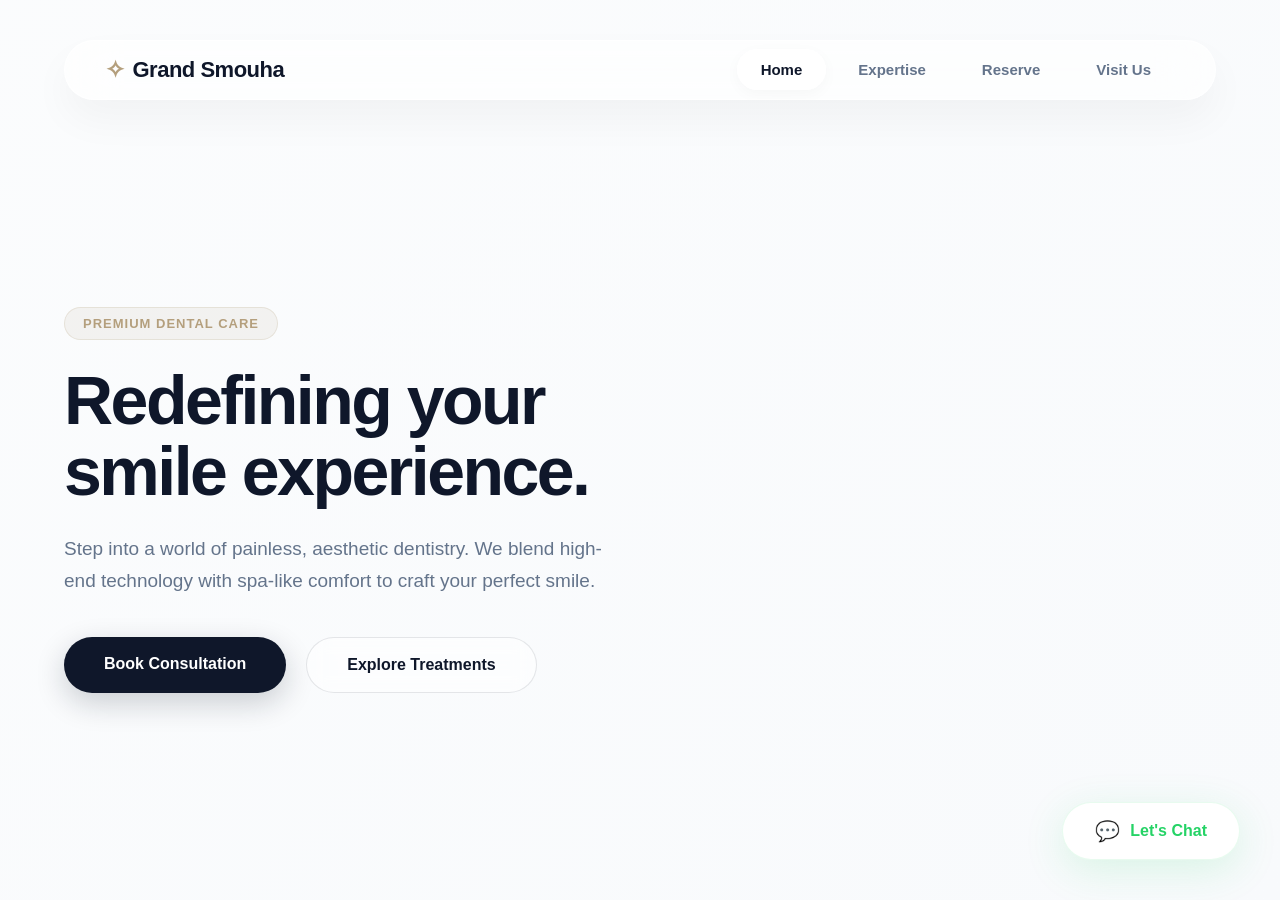
<file: index.html>
<!DOCTYPE html>
<html lang="en">
<head>
    <meta charset="UTF-8">
    <meta name="viewport" content="width=device-width, initial-scale=1.0">
    <title>Grand Smouha | Premium Dental Care</title>
    <link rel="stylesheet" href="style.css">
</head>
<body>
    <div class="hero-wrapper">
        
        <header class="glass-header">
            <div class="logo">
                <span class="sparkle">✧</span> Grand Smouha
            </div>
            <nav>
                <ul>
                    <li><a href="index.html" class="active">Home</a></li>
                    <li><a href="services.html">Expertise</a></li>
                    <li><a href="booking.html">Reserve</a></li>
                    <li><a href="contact.html">Visit Us</a></li>
                </ul>
            </nav>
        </header>

        <main class="hero-content">
            <div class="text-block">
                <div class="badge">Premium Dental Care</div>
                <h1>Redefining your<br>smile experience.</h1>
                <p>Step into a world of painless, aesthetic dentistry. We blend high-end technology with spa-like comfort to craft your perfect smile.</p>
                <div class="action-group">
                    <a href="booking.html" class="btn-primary">Book Consultation</a>
                    <a href="services.html" class="btn-secondary">Explore Treatments</a>
                </div>
            </div>
        </main>
        
    </div>

    <a href="https://wa.me/201111440043" target="_blank" class="whatsapp-float">
        <span class="wa-icon">💬</span> Let's Chat
    </a>
</body>
</html>
</file>
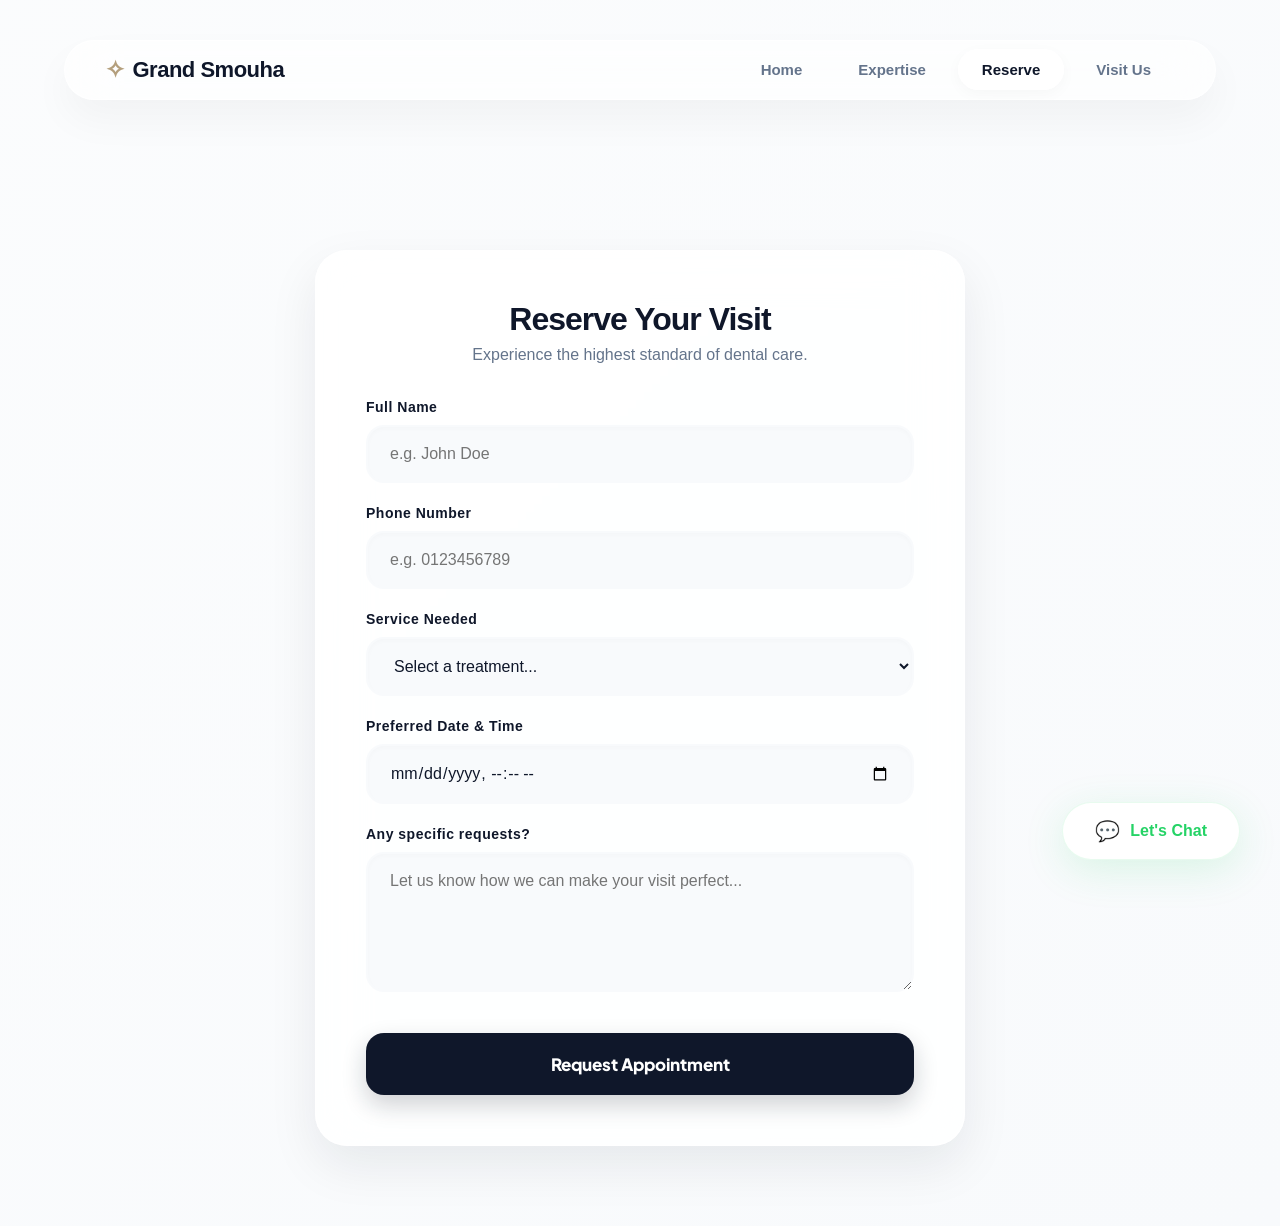
<file: booking.html>
<!DOCTYPE html>
<html lang="en">
<head>
    <meta charset="UTF-8">
    <meta name="viewport" content="width=device-width, initial-scale=1.0">
    <title>Reserve | Grand Smouha</title>
    <link rel="stylesheet" href="style.css">
</head>
<body>
    <div class="hero-wrapper">
        
        <header class="glass-header">
            <div class="logo">
                <span class="sparkle">✧</span> Grand Smouha
            </div>
            <nav>
                <ul>
                    <li><a href="index.html">Home</a></li>
                    <li><a href="services.html">Expertise</a></li>
                    <li><a href="booking.html" class="active">Reserve</a></li>
                    <li><a href="contact.html">Visit Us</a></li>
                </ul>
            </nav>
        </header>

        <main class="page-content">
            <div class="glass-card">
                <h2>Reserve Your Visit</h2>
                <p>Experience the highest standard of dental care.</p>
                
                <form action="mailto:yourclinic@email.com" method="post" enctype="text/plain">
                    
                    <div class="form-group">
                        <label>Full Name</label>
                        <input type="text" class="premium-input" placeholder="e.g. John Doe" required>
                    </div>

                    <div class="form-group">
                        <label>Phone Number</label>
                        <input type="tel" class="premium-input" placeholder="e.g. 0123456789" required>
                    </div>

                    <div class="form-group">
                        <label>Service Needed</label>
                        <select class="premium-input" required>
                            <option value="">Select a treatment...</option>
                            <option value="cleaning">Aesthetic Cleaning</option>
                            <option value="whitening">Laser Whitening</option>
                            <option value="implants">Dental Implants</option>
                            <option value="consultation">General Consultation</option>
                        </select>
                    </div>

                    <div class="form-group">
                        <label>Preferred Date & Time</label>
                        <input type="datetime-local" class="premium-input" required>
                    </div>

                    <div class="form-group">
                        <label>Any specific requests?</label>
                        <textarea class="premium-input" placeholder="Let us know how we can make your visit perfect..."></textarea>
                    </div>

                    <button type="submit" class="btn-submit">Request Appointment</button>

                </form>
            </div>
        </main>
        
    </div>

    <a href="https://wa.me/201111440043" target="_blank" class="whatsapp-float">
        <span class="wa-icon">💬</span> Let's Chat
    </a>
</body>
</html>
</file>
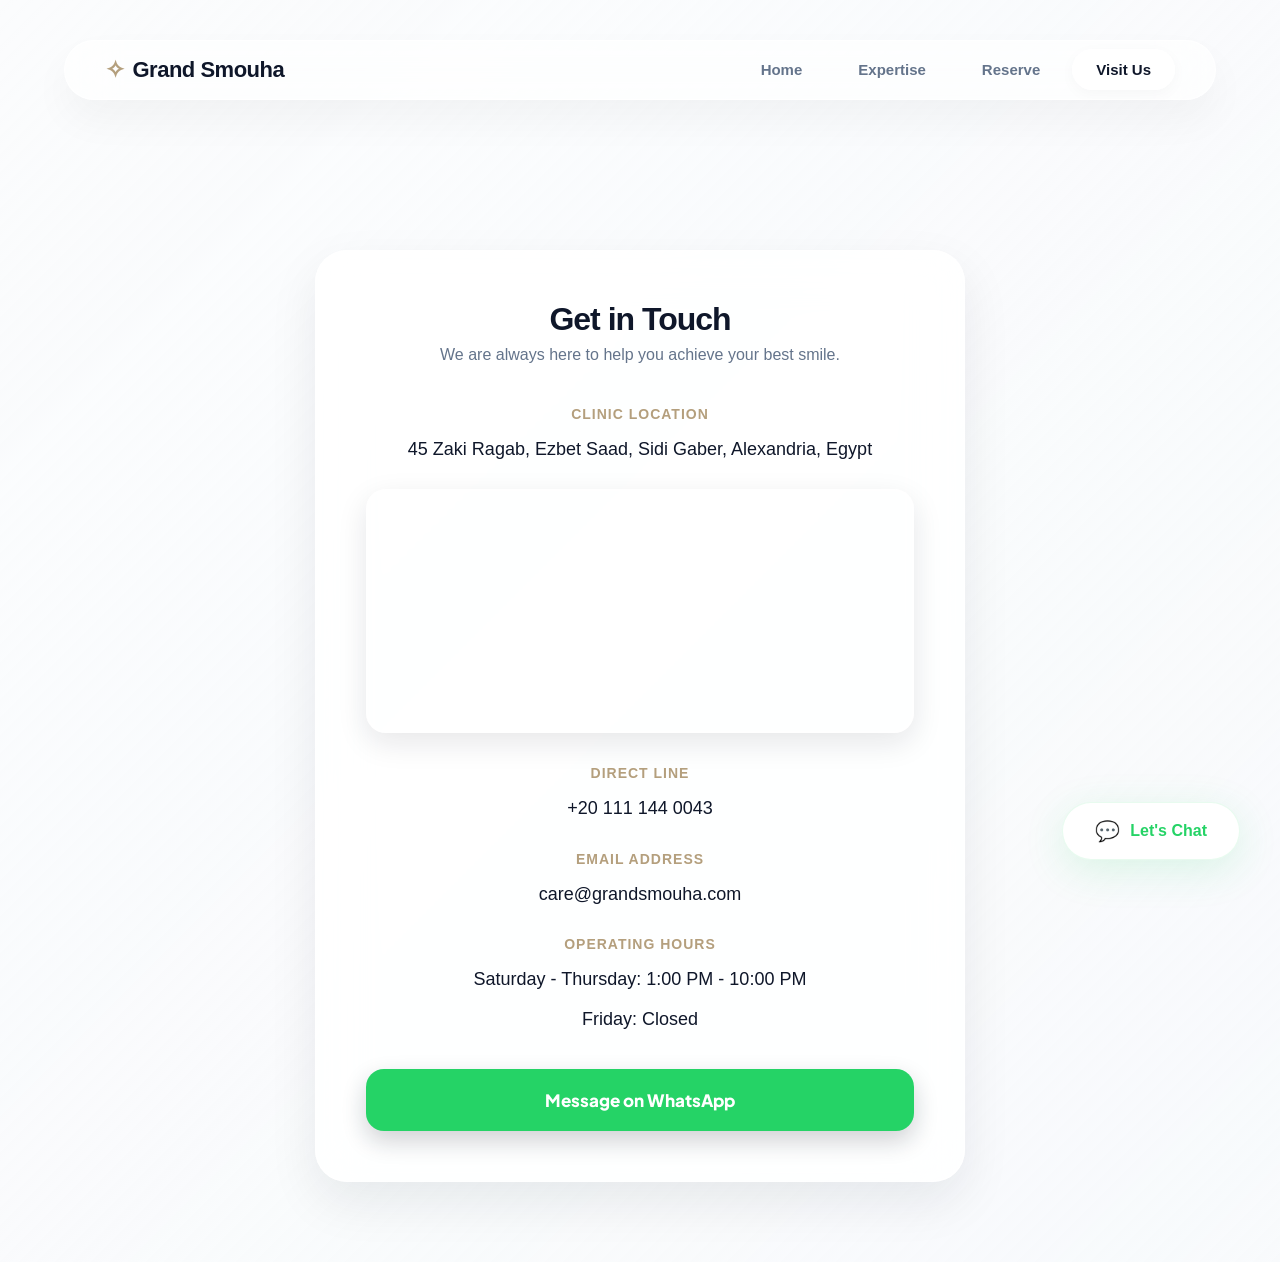
<file: contact.html>
<!DOCTYPE html>
<html lang="en">
<head>
    <meta charset="UTF-8">
    <meta name="viewport" content="width=device-width, initial-scale=1.0">
    <title>Visit Us | Grand Smouha</title>
    <link rel="stylesheet" href="style.css">
</head>
<body>
    <div class="hero-wrapper">
        
        <header class="glass-header">
            <div class="logo">
                <span class="sparkle">✧</span> Grand Smouha
            </div>
            <nav>
                <ul>
                    <li><a href="index.html">Home</a></li>
                    <li><a href="services.html">Expertise</a></li>
                    <li><a href="booking.html">Reserve</a></li>
                    <li><a href="contact.html" class="active">Visit Us</a></li>
                </ul>
            </nav>
        </header>

        <main class="page-content">
            <div class="glass-card">
                <h2>Get in Touch</h2>
                <p>We are always here to help you achieve your best smile.</p>
                
                <div class="contact-details">
                    <strong>Clinic Location</strong>
                    45 Zaki Ragab, Ezbet Saad, Sidi Gaber, Alexandria, Egypt<br>

                    <div style="margin: 20px 0 25px; border-radius: 20px; overflow: hidden; box-shadow: 0 10px 30px rgba(15, 23, 42, 0.1); border: 2px solid rgba(255,255,255,0.5);">
                        <iframe 
                            src="https://www.google.com/maps/embed?pb=!1m18!1m12!1m3!1d3412.879101037324!2d29.9392285!3d31.2181514!2m3!1f0!2f0!3f0!3m2!1i1024!2i768!4f13.1!3m3!1m2!1s0x14f5c5004a5e0f0f%3A0xf0e632001a2e37b2!2sAlexandria%2C%20Egypt!5e0!3m2!1sen!2seg!4v1716550000000!5m2!1sen!2seg" 
                            width="100%" 
                            height="240" 
                            style="border:0; display: block;" 
                            allowfullscreen="" 
                            loading="lazy">
                        </iframe>
                    </div>

                    <strong>Direct Line</strong>
                    +20 111 144 0043

                    <strong>Email Address</strong>
                    care@grandsmouha.com

                    <strong>Operating Hours</strong>
                    Saturday - Thursday: 1:00 PM - 10:00 PM<br>
                    Friday: Closed
                </div>

                <a href="https://wa.me/201111440043" target="_blank" class="btn-submit" style="display: block; text-align: center; text-decoration: none; margin-top: 30px; background: #25D366; color: white;">
                    Message on WhatsApp
                </a>
            </div>
        </main>
        
    </div>

    <a href="https://wa.me/201111440043" target="_blank" class="whatsapp-float">
        <span class="wa-icon">💬</span> Let's Chat
    </a>
</body>
</html>
</file>
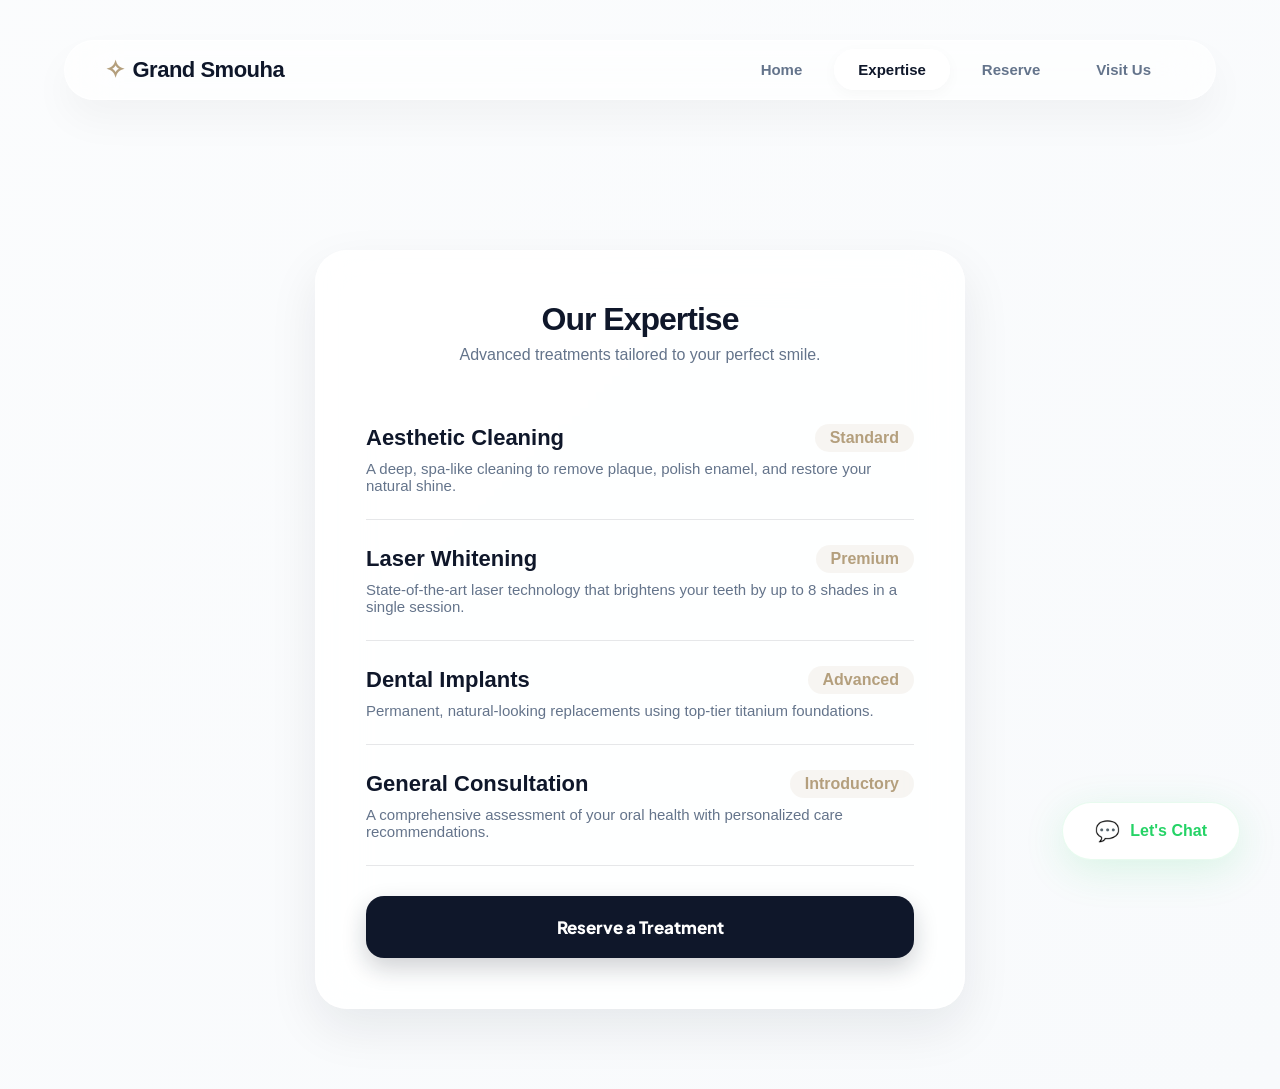
<file: services.html>
<!DOCTYPE html>
<html lang="en">
<head>
    <meta charset="UTF-8">
    <meta name="viewport" content="width=device-width, initial-scale=1.0">
    <title>Expertise | Grand Smouha</title>
    <link rel="stylesheet" href="style.css">
</head>
<body>
    <div class="hero-wrapper">
        
        <header class="glass-header">
            <div class="logo">
                <span class="sparkle">✧</span> Grand Smouha
            </div>
            <nav>
                <ul>
                    <li><a href="index.html">Home</a></li>
                    <li><a href="services.html" class="active">Expertise</a></li>
                    <li><a href="booking.html">Reserve</a></li>
                    <li><a href="contact.html">Visit Us</a></li>
                </ul>
            </nav>
        </header>

        <main class="page-content">
            <div class="glass-card">
                <h2>Our Expertise</h2>
                <p>Advanced treatments tailored to your perfect smile.</p>
                
                <div class="service-item">
                    <h3>Aesthetic Cleaning <span class="service-price">Standard</span></h3>
                    <p>A deep, spa-like cleaning to remove plaque, polish enamel, and restore your natural shine.</p>
                </div>

                <div class="service-item">
                    <h3>Laser Whitening <span class="service-price">Premium</span></h3>
                    <p>State-of-the-art laser technology that brightens your teeth by up to 8 shades in a single session.</p>
                </div>

                <div class="service-item">
                    <h3>Dental Implants <span class="service-price">Advanced</span></h3>
                    <p>Permanent, natural-looking replacements using top-tier titanium foundations.</p>
                </div>

                <div class="service-item">
                    <h3>General Consultation <span class="service-price">Introductory</span></h3>
                    <p>A comprehensive assessment of your oral health with personalized care recommendations.</p>
                </div>

                <a href="booking.html" class="btn-submit" style="display: block; text-align: center; text-decoration: none; margin-top: 30px;">Reserve a Treatment</a>
            </div>
        </main>
        
    </div>

    <a href="https://wa.me/201111440043" target="_blank" class="whatsapp-float">
        <span class="wa-icon">💬</span> Let's Chat
    </a>
</body>
</html>
</file>
<file: style.css>
/* 1. PREMIUM TYPOGRAPHY */
@import url('https://fonts.googleapis.com/css2?family=Plus+Jakarta+Sans:wght@300;400;600;700;800&display=swap');

:root {
    --primary: #0F172A; /* Deep, expensive Slate */
    --accent: #B49F7D; /* Champagne Gold */
    --bg-color: #F8FAFC; /* Crisp off-white */
    --text-muted: #64748B;
    --white: #FFFFFF;
}

* {
    margin: 0;
    padding: 0;
    box-sizing: border-box;
}

body {
    font-family: 'Plus Jakarta Sans', sans-serif;
    background-color: var(--bg-color);
    color: var(--primary);
    -webkit-font-smoothing: antialiased;
}

/* 2. THE BACKGROUND (Clean aesthetic spa room + soft fade) */
.hero-wrapper {
    min-height: 100vh;
    width: 100%;
    /* Using an ultra-clean, abstract white/cream architectural image with a soft gradient over it */
    background: linear-gradient(135deg, rgba(255,255,255,0.4) 0%, rgba(248, 250, 252, 0.95) 100%),
                url('https://images.unsplash.com/photo-1606811841689-23dfddce3e95?auto=format&fit=crop&w=2000&q=80') center/cover;
    position: relative;
    display: flex;
    flex-direction: column;
    align-items: center;
}

/* 3. FLOATING FROSTED GLASS HEADER */
.glass-header {
    margin-top: 40px;
    width: 90%;
    max-width: 1200px;
    background: rgba(255, 255, 255, 0.65);
    backdrop-filter: blur(25px); /* The Frosted Glass Effect */
    -webkit-backdrop-filter: blur(25px);
    border: 1px solid rgba(255, 255, 255, 0.6);
    border-radius: 50px; /* Extreme soft curves */
    padding: 15px 40px;
    display: flex;
    justify-content: space-between;
    align-items: center;
    box-shadow: 0 20px 40px rgba(0, 0, 0, 0.04);
    z-index: 10;
}

.logo {
    font-weight: 800;
    font-size: 22px;
    color: var(--primary);
    display: flex;
    align-items: center;
    gap: 8px;
    letter-spacing: -0.5px;
}

.sparkle {
    color: var(--accent); /* Gold sparkle */
    font-size: 24px;
}

nav ul {
    list-style: none;
    display: flex;
    gap: 8px;
}

nav ul li a {
    text-decoration: none;
    color: var(--text-muted);
    font-weight: 600;
    font-size: 15px;
    padding: 12px 24px;
    border-radius: 30px;
    transition: all 0.4s cubic-bezier(0.4, 0, 0.2, 1);
}

nav ul li a:hover, nav ul li a.active {
    background: var(--white);
    color: var(--primary);
    box-shadow: 0 4px 15px rgba(0,0,0,0.03);
}

/* 4. MAIN TEXT & LAYOUT */
.hero-content {
    flex: 1;
    width: 90%;
    max-width: 1200px;
    display: flex;
    align-items: center;
    z-index: 10;
}

.text-block {
    max-width: 650px;
    animation: fadeUp 1s ease-out; /* Smooth entrance */
}

/* The Premium Tag above the title */
.badge {
    display: inline-block;
    padding: 8px 18px;
    background: rgba(180, 159, 125, 0.1);
    color: var(--accent);
    border-radius: 30px;
    font-weight: 700;
    font-size: 13px;
    letter-spacing: 1px;
    text-transform: uppercase;
    margin-bottom: 25px;
    border: 1px solid rgba(180, 159, 125, 0.2);
}

.text-block h1 {
    font-size: 68px; /* Massive, powerful text */
    font-weight: 800;
    line-height: 1.05;
    letter-spacing: -2.5px; /* Tight letters = modern design */
    color: var(--primary);
    margin-bottom: 25px;
}

.text-block p {
    font-size: 19px;
    line-height: 1.7;
    color: var(--text-muted);
    margin-bottom: 40px;
    font-weight: 400;
    max-width: 550px;
}

/* 5. SOFT, ELEGANT BUTTONS */
.action-group {
    display: flex;
    gap: 20px;
}

.btn-primary {
    background: var(--primary);
    color: var(--white);
    padding: 18px 40px;
    border-radius: 40px;
    text-decoration: none;
    font-weight: 600;
    font-size: 16px;
    transition: all 0.4s ease;
    box-shadow: 0 10px 30px rgba(15, 23, 42, 0.2);
}

.btn-primary:hover {
    transform: translateY(-4px);
    box-shadow: 0 15px 40px rgba(15, 23, 42, 0.3);
}

.btn-secondary {
    background: rgba(255, 255, 255, 0.5);
    backdrop-filter: blur(10px);
    color: var(--primary);
    padding: 18px 40px;
    border-radius: 40px;
    text-decoration: none;
    font-weight: 600;
    font-size: 16px;
    border: 1px solid rgba(15, 23, 42, 0.1);
    transition: all 0.4s ease;
}

.btn-secondary:hover {
    background: var(--white);
    transform: translateY(-4px);
    border-color: var(--white);
}

/* 6. REDESIGNED LUXURY WHATSAPP BUBBLE */
.whatsapp-float {
    position: fixed;
    bottom: 40px;
    right: 40px;
    background: #ffffff;
    color: #25D366;
    padding: 16px 32px;
    border-radius: 50px;
    text-decoration: none;
    font-weight: 700;
    font-size: 16px;
    display: flex;
    align-items: center;
    gap: 10px;
    box-shadow: 0 10px 40px rgba(37, 211, 102, 0.15);
    z-index: 1000;
    transition: all 0.4s cubic-bezier(0.4, 0, 0.2, 1);
    border: 1px solid rgba(37, 211, 102, 0.1);
}

.whatsapp-float:hover {
    transform: translateY(-5px) scale(1.03);
    box-shadow: 0 15px 50px rgba(37, 211, 102, 0.3);
    background: #25D366;
    color: #ffffff;
}

.wa-icon {
    font-size: 20px;
}

/* Beautiful entrance animation */
@keyframes fadeUp {
    from { opacity: 0; transform: translateY(30px); }
    to { opacity: 1; transform: translateY(0); }
}
/* ========================================= */
/* 7. PREMIUM INNER PAGES & FORM AESTHETIC   */
/* ========================================= */

.page-content {
    padding: 150px 5% 80px; /* Pushes content down so the floating header doesn't cover it */
    display: flex;
    justify-content: center;
    align-items: center;
    min-height: 100vh;
    width: 100%;
}

.glass-card {
    background: rgba(255, 255, 255, 0.85);
    backdrop-filter: blur(25px);
    -webkit-backdrop-filter: blur(25px);
    border: 1px solid rgba(255, 255, 255, 0.9);
    border-radius: 32px;
    padding: 50px;
    width: 100%;
    max-width: 650px;
    box-shadow: 0 20px 50px rgba(15, 23, 42, 0.08);
    animation: fadeUp 0.8s ease-out;
}

.glass-card h2 {
    font-size: 32px;
    font-weight: 800;
    color: var(--primary);
    margin-bottom: 8px;
    text-align: center;
    letter-spacing: -1px;
}

.glass-card p {
    text-align: center;
    color: var(--text-muted);
    margin-bottom: 35px;
    font-size: 16px;
}

.form-group {
    margin-bottom: 22px;
}

.form-group label {
    display: block;
    font-size: 14px;
    font-weight: 700;
    color: var(--primary);
    margin-bottom: 10px;
    letter-spacing: 0.5px;
}

.premium-input {
    width: 100%;
    padding: 18px 22px;
    background: rgba(248, 250, 252, 0.9);
    border: 2px solid transparent;
    border-radius: 18px;
    font-family: inherit;
    font-size: 16px;
    color: var(--primary);
    transition: all 0.3s ease;
    box-sizing: border-box;
    box-shadow: inset 0 2px 5px rgba(0,0,0,0.02);
}

.premium-input:focus {
    outline: none;
    background: var(--white);
    border-color: var(--accent); /* Highlights Champagne Gold */
    box-shadow: 0 0 0 5px rgba(180, 159, 125, 0.15);
}

textarea.premium-input {
    resize: vertical;
    min-height: 140px;
}

.btn-submit {
    width: 100%;
    background: var(--primary);
    color: var(--white);
    padding: 20px;
    border: none;
    border-radius: 18px;
    font-family: 'Plus Jakarta Sans', sans-serif;
    font-size: 17px;
    font-weight: 800;
    cursor: pointer;
    transition: all 0.4s ease;
    margin-top: 15px;
    box-shadow: 0 10px 25px rgba(15, 23, 42, 0.2);
}

.btn-submit:hover {
    transform: translateY(-4px);
    box-shadow: 0 15px 35px rgba(15, 23, 42, 0.3);
    background: #1e293b;
}
/* ========================================= */
/* 8. EXPERTISE & CONTACT SPECIFIC STYLES    */
/* ========================================= */

/* Elegant Service Rows */
.service-item {
    border-bottom: 1px solid rgba(15, 23, 42, 0.1);
    padding: 25px 0;
    text-align: left;
}

.service-item:last-child {
    border-bottom: none;
}

.service-item h3 {
    color: var(--primary);
    font-size: 22px;
    font-weight: 800;
    margin-bottom: 8px;
    display: flex;
    justify-content: space-between;
    align-items: center;
}

/* The price tag */
.service-price {
    font-size: 16px;
    color: var(--accent);
    background: rgba(180, 159, 125, 0.1);
    padding: 5px 15px;
    border-radius: 20px;
    font-weight: 700;
}

.service-item p {
    text-align: left !important;
    margin-bottom: 0 !important;
    font-size: 15px;
}

/* High-End Contact Layout */
.contact-details {
    text-align: center;
    font-size: 18px;
    color: var(--primary);
    line-height: 2.2;
    margin-top: 30px;
}

.contact-details strong {
    color: var(--accent);
    font-weight: 800;
    display: block;
    margin-top: 15px;
    font-size: 14px;
    text-transform: uppercase;
    letter-spacing: 1px;
}

/* --- ARABIC & MOBILE FIXES --- */
@import url('https://fonts.googleapis.com/css2?family=Cairo:wght@400;700&display=swap');

body {
    font-family: 'Cairo', sans-serif !important;
}

img {
    max-width: 100% !important;
    height: auto !important;
}
/* --- UNIVERSAL MOBILE OPTIMIZATION --- */

/* 1. Prevent horizontal scrolling on all devices */
body, html {
    overflow-x: hidden;
    width: 100%;
    margin: 0;
    padding: 0;
}

/* 2. Responsive layout for screens smaller than 768px (Phones) */
@media (max-width: 768px) {
    
    /* Force images and maps to stay inside the screen */
    img, iframe {
        max-width: 100% !important;
        height: auto !important;
    }

    /* Stack navigation buttons vertically instead of in a line */
    nav ul {
        display: flex;
        flex-direction: column;
        align-items: center;
        gap: 15px;
    }

    /* Stack hero content (Headline + Buttons) */
    .hero-content {
        padding: 20px;
        text-align: center;
    }

    .action-group {
        display: flex;
        flex-direction: column;
        gap: 10px;
    }

    /* Make sure the form fields are wide enough to type in */
    form input, form textarea {
        width: 90%;
        margin: 10px auto;
        display: block;
    }
}
</file>
